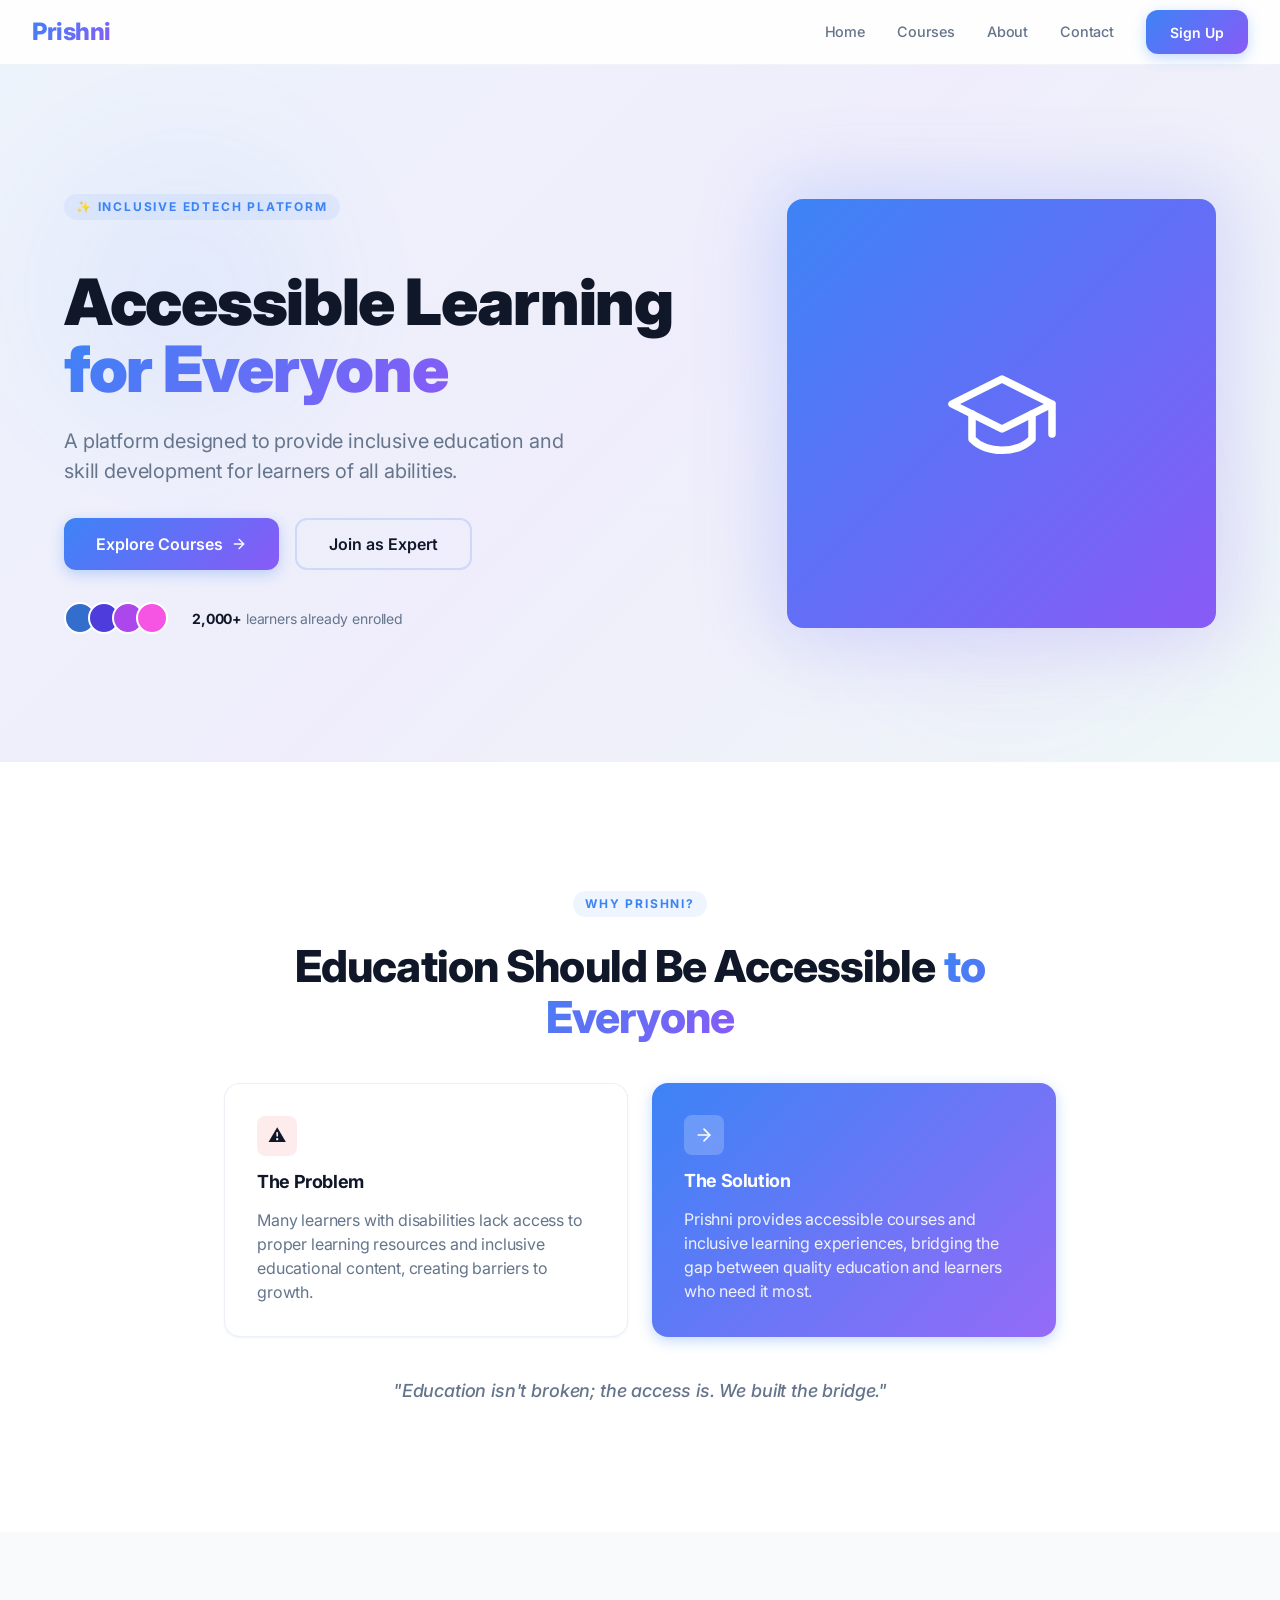
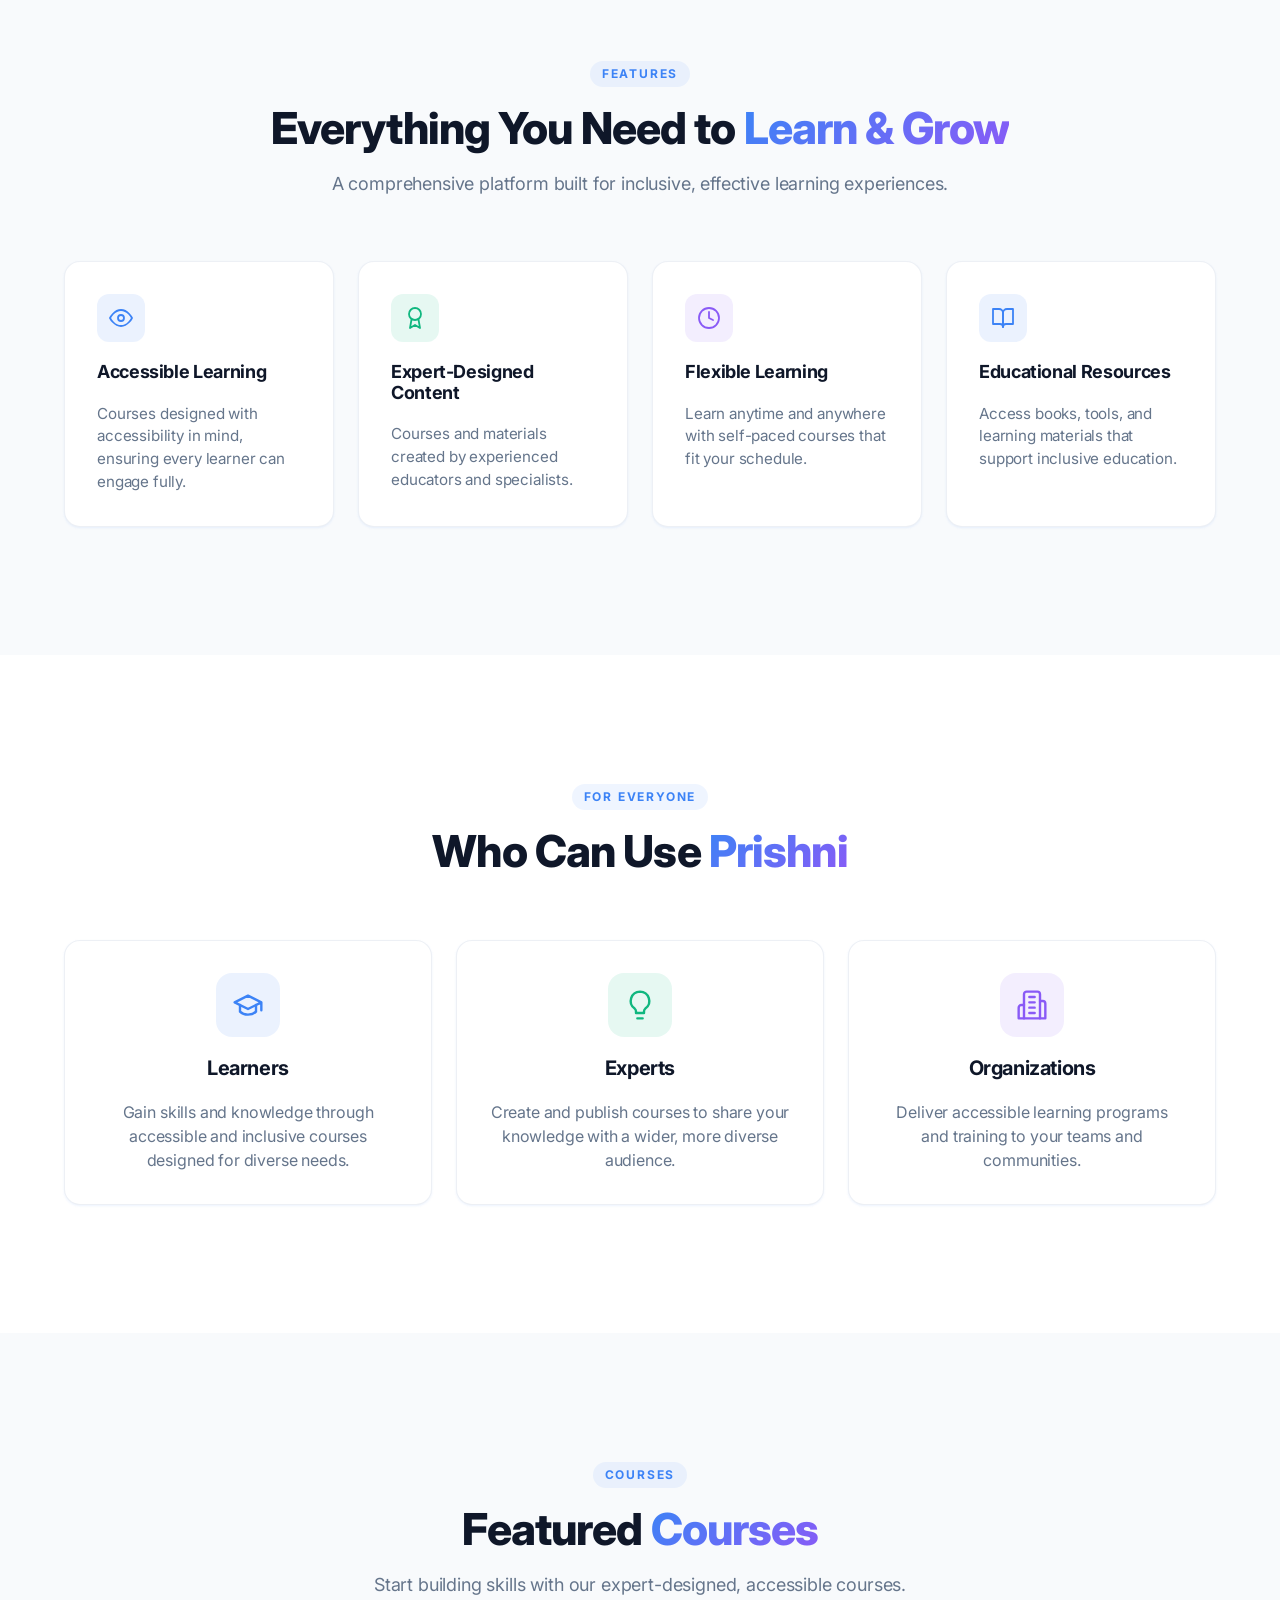
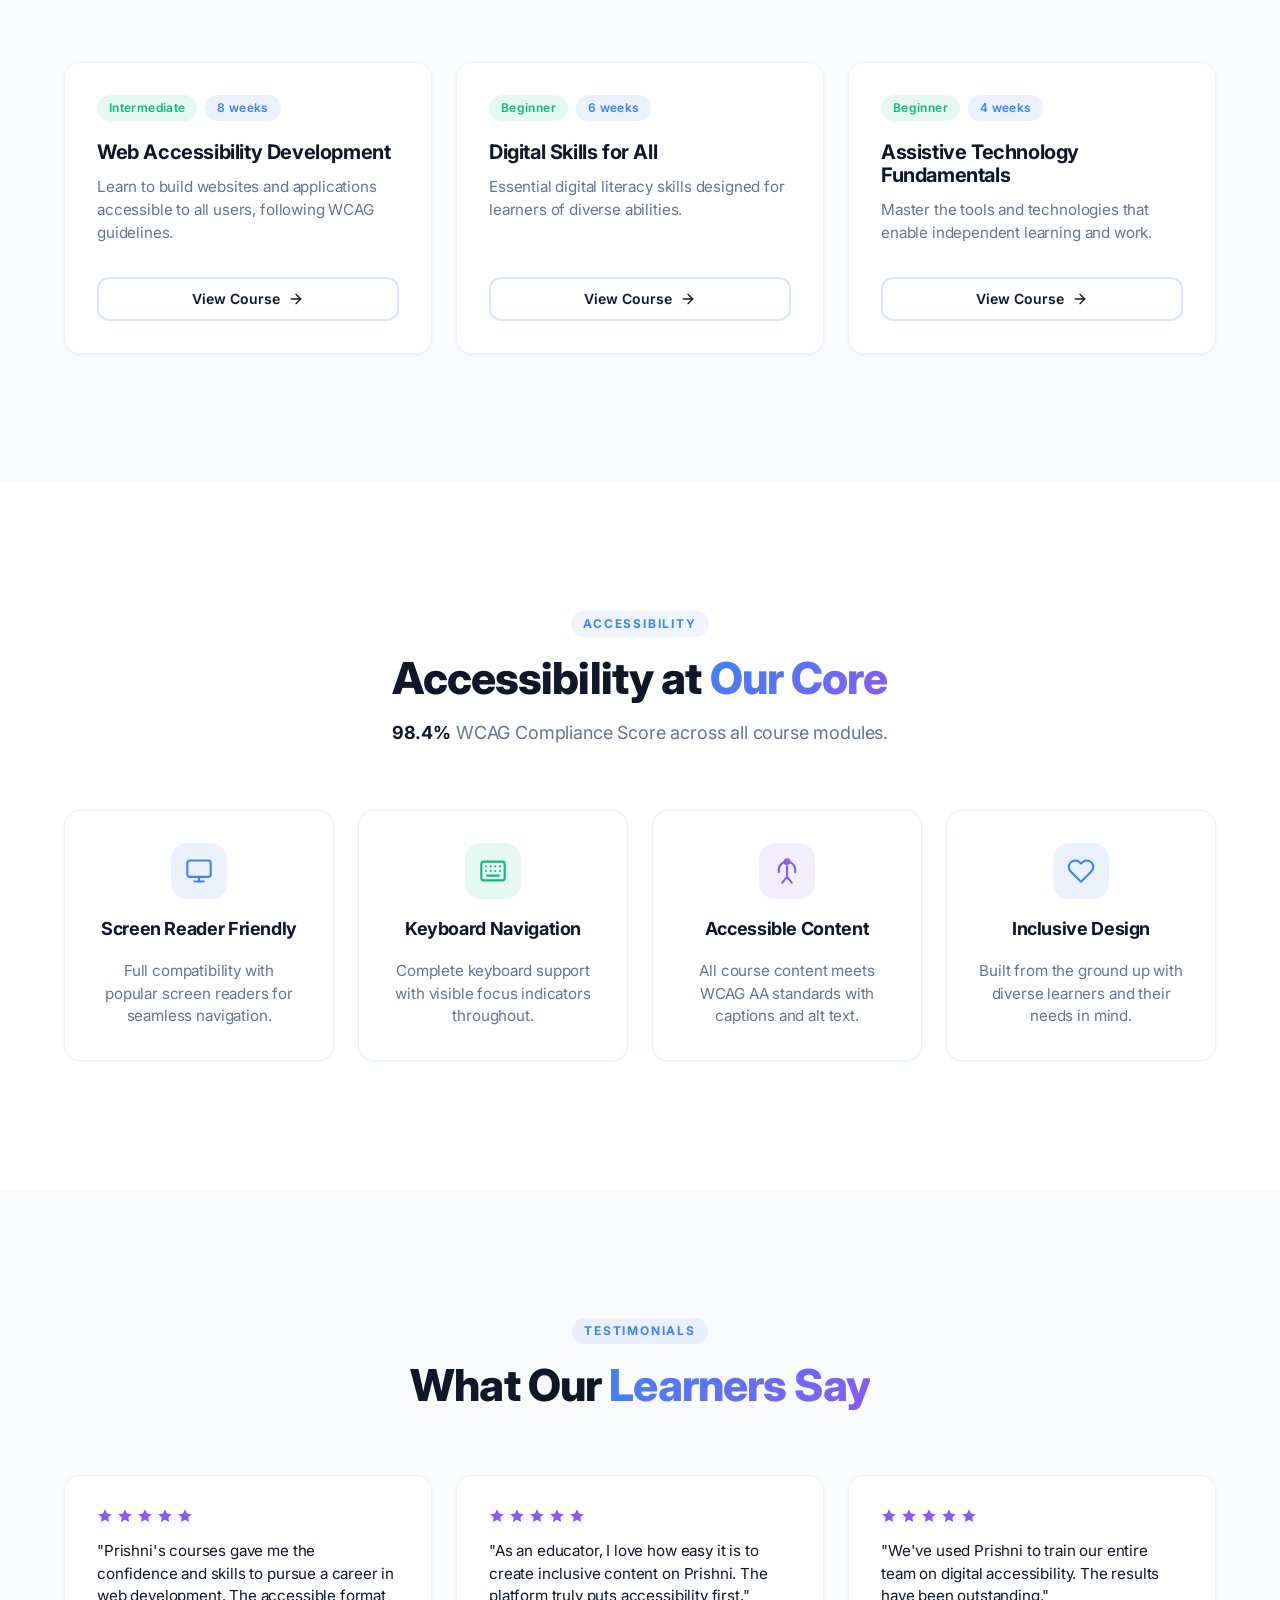
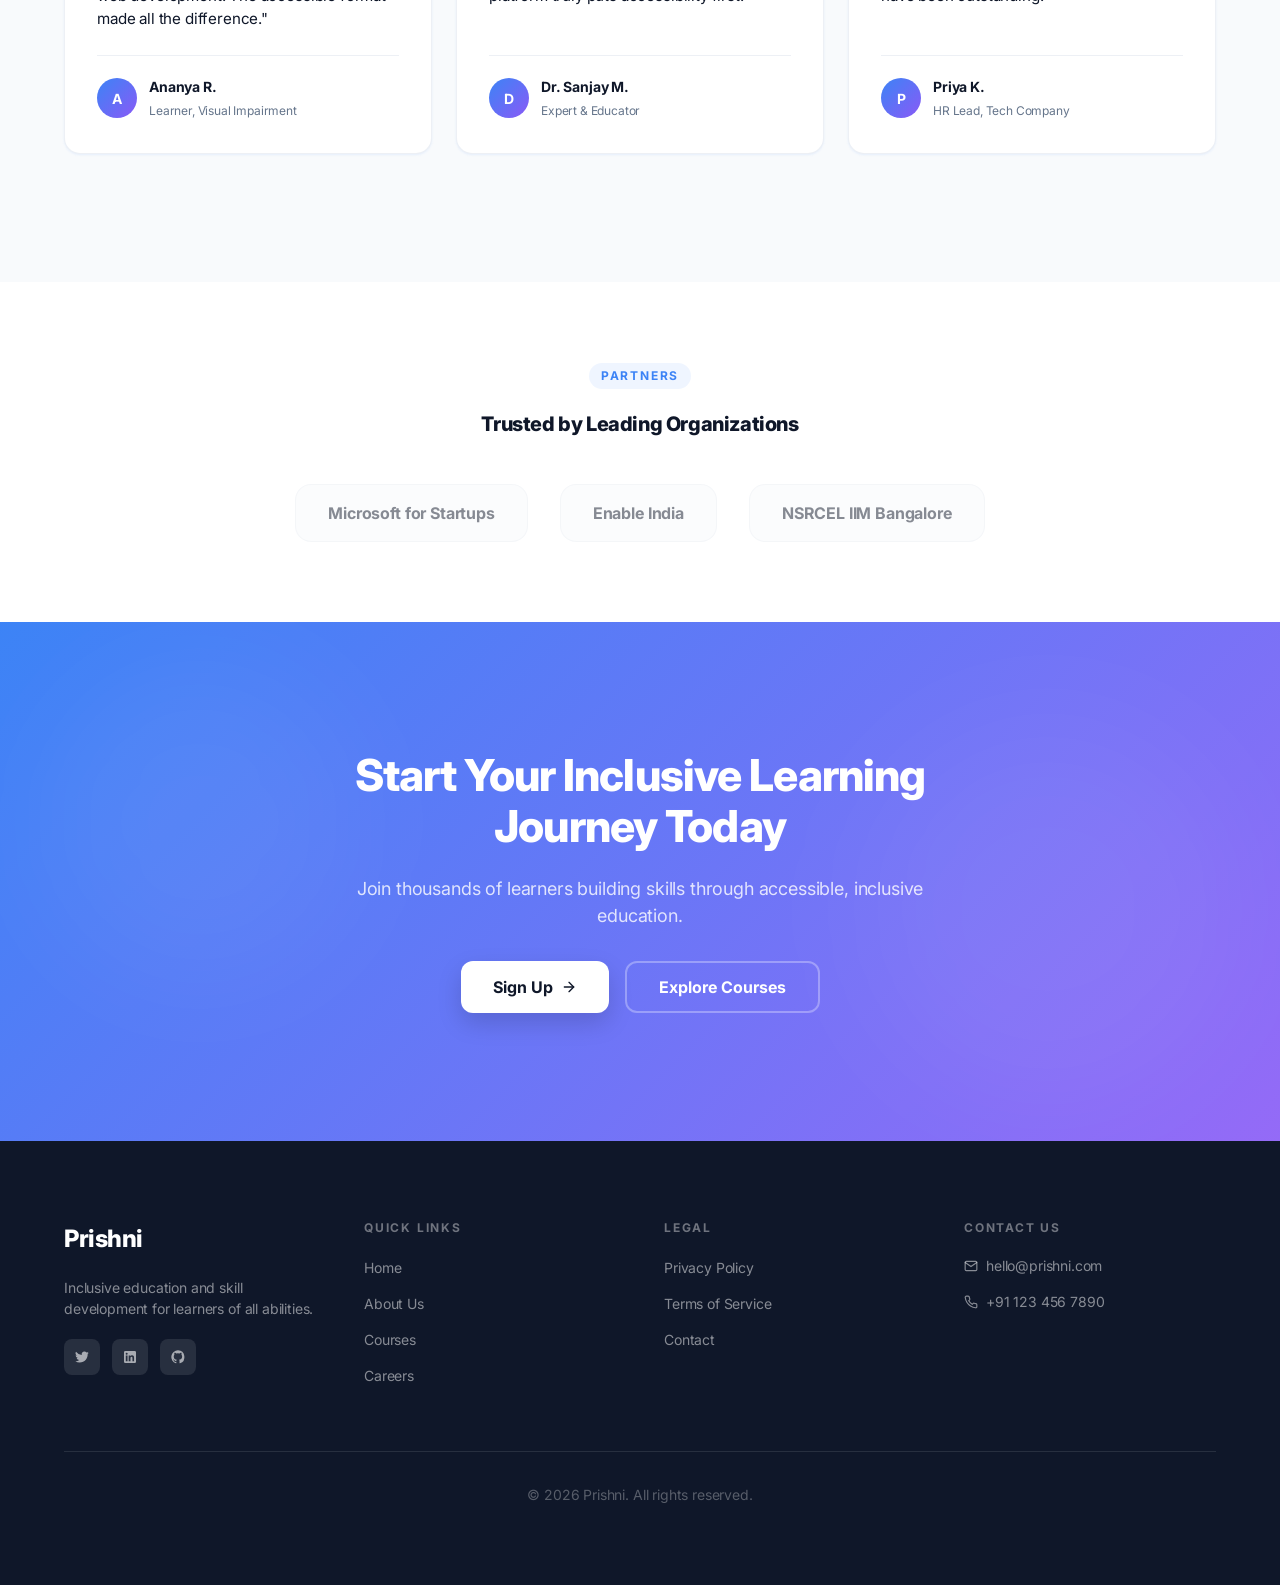
<file: static/index.html>
<!doctype html>
<html lang="en">
<head>
  <meta charset="UTF-8" />
  <meta name="viewport" content="width=device-width, initial-scale=1.0" />
  <title>Prishni — Accessible Learning for Everyone</title>
  <meta name="description" content="Prishni is an inclusive EdTech platform providing accessible courses and skill development for persons with disabilities, caregivers, and organizations." />

  <link rel="preconnect" href="https://fonts.googleapis.com">
  <link rel="preconnect" href="https://fonts.gstatic.com" crossorigin>
  <link href="https://fonts.googleapis.com/css2?family=Inter:wght@400;500;600;700;800;900&display=swap" rel="stylesheet">

  <style>
    /* ============ Design tokens ============ */
    :root {
      --background: 210 40% 98%;
      --foreground: 222 47% 11%;
      --card: 0 0% 100%;
      --primary: 217 91% 60%;
      --primary-foreground: 0 0% 100%;
      --secondary: 160 84% 39%;
      --muted-foreground: 215 16% 47%;
      --accent: 258 90% 66%;
      --destructive: 0 84% 60%;
      --border: 214 32% 91%;
      --foreground-dark: 222 47% 11%;

      --gradient-hero: linear-gradient(135deg, hsl(217 91% 60% / 0.06) 0%, hsl(258 90% 66% / 0.08) 50%, hsl(160 84% 39% / 0.04) 100%);
      --gradient-primary: linear-gradient(135deg, hsl(217 91% 60%), hsl(258 90% 66%));
      --gradient-cta: linear-gradient(135deg, hsl(217 91% 60%), hsl(258 90% 66% / 0.9));
      --gradient-card-hover: linear-gradient(135deg, hsl(217 91% 60% / 0.02), hsl(258 90% 66% / 0.04));

      --shadow-card: 0 1px 3px hsl(217 91% 60% / 0.06), 0 1px 2px hsl(217 91% 60% / 0.04);
      --shadow-card-hover: 0 20px 40px hsl(217 91% 60% / 0.12), 0 8px 16px hsl(217 91% 60% / 0.06);
      --shadow-button: 0 4px 14px hsl(217 91% 60% / 0.3);
    }

    /* ============ Reset & base ============ */
    *, *::before, *::after { box-sizing: border-box; }
    * { margin: 0; padding: 0; }
    html { scroll-behavior: smooth; }
    body {
      font-family: 'Inter', system-ui, -apple-system, sans-serif;
      letter-spacing: -0.01em;
      background: hsl(var(--background));
      color: hsl(var(--foreground));
      line-height: 1.5;
      -webkit-font-smoothing: antialiased;
    }
    img, svg { display: block; max-width: 100%; }
    a { color: inherit; text-decoration: none; }
    button { font: inherit; cursor: pointer; border: none; background: none; color: inherit; }
    ul { list-style: none; }
    h1, h2, h3, h4 { letter-spacing: -0.02em; line-height: 1.15; font-weight: 800; }
    *:focus-visible { outline: 3px solid hsl(var(--accent)); outline-offset: 4px; border-radius: 4px; }

    /* ============ Layout ============ */
    .container { max-width: 1280px; margin: 0 auto; padding: 0 1rem; }
    @media (min-width: 640px) { .container { padding: 0 1.5rem; } }
    @media (min-width: 1024px) { .container { padding: 0 2rem; } }

    section { padding: 6rem 1rem; }
    @media (min-width: 640px) { section { padding-left: 1.5rem; padding-right: 1.5rem; } }
    @media (min-width: 1024px) { section { padding: 8rem 2rem; } }

    .bg-card-section { background: hsl(var(--card)); }

    /* ============ Typography helpers ============ */
    .muted { color: hsl(var(--muted-foreground)); }
    .gradient-text {
      background: var(--gradient-primary);
      -webkit-background-clip: text; background-clip: text;
      -webkit-text-fill-color: transparent; color: transparent;
    }
    .section-label {
      display: inline-block;
      font-size: 0.75rem; font-weight: 700; text-transform: uppercase; letter-spacing: 0.15em;
      padding: 0.25rem 0.75rem; border-radius: 9999px;
      background: hsl(var(--primary) / 0.08); color: hsl(var(--primary));
      margin-bottom: 1rem;
    }
    .section-head { text-align: center; margin-bottom: 4rem; }
    .section-head h2 { font-size: 1.875rem; font-weight: 800; }
    @media (min-width: 1024px) { .section-head h2 { font-size: 2.75rem; } }
    .section-head p { margin-top: 1rem; font-size: 1.125rem; max-width: 42rem; margin-left: auto; margin-right: auto; color: hsl(var(--muted-foreground)); }

    /* ============ Buttons ============ */
    .btn {
      display: inline-flex; align-items: center; justify-content: center; gap: 0.5rem;
      white-space: nowrap; border-radius: 0.75rem; font-weight: 600;
      transition: transform .2s, box-shadow .2s, background .2s, border-color .2s;
      font-size: 0.875rem;
    }
    .btn-md { height: 2.75rem; padding: 0 1.25rem; min-height: 44px; }
    .btn-lg { height: 3.25rem; padding: 0 2rem; font-size: 1rem; min-height: 48px; }
    .btn-block { width: 100%; }
    .btn-gradient { background: var(--gradient-primary); color: hsl(var(--primary-foreground)); box-shadow: var(--shadow-button); }
    .btn-gradient:hover { transform: translateY(-2px); box-shadow: 0 10px 22px hsl(var(--primary) / 0.35); }
    .btn-outline { border: 2px solid hsl(var(--primary) / 0.2); background: transparent; color: hsl(var(--foreground)); }
    .btn-outline:hover { border-color: hsl(var(--primary)); background: hsl(var(--primary) / 0.05); transform: translateY(-2px); }
    .btn-light { background: hsl(var(--card)); color: hsl(var(--foreground)); box-shadow: 0 10px 25px rgba(0,0,0,.15); font-weight: 700; }
    .btn-light:hover { transform: translateY(-2px); }
    .btn-ghost-light { border: 2px solid hsl(var(--primary-foreground) / 0.3); color: hsl(var(--primary-foreground)); background: transparent; font-weight: 700; }
    .btn-ghost-light:hover { background: hsl(var(--primary-foreground) / 0.1); transform: translateY(-2px); }

    /* ============ Card ============ */
    .card {
      background: hsl(var(--card));
      border-radius: 1rem;
      padding: 2rem;
      border: 1px solid hsl(var(--border) / 0.6);
      box-shadow: var(--shadow-card);
      transition: all .3s ease;
      display: flex; flex-direction: column;
    }
    .card:hover {
      box-shadow: var(--shadow-card-hover);
      transform: translateY(-4px);
      background: var(--gradient-card-hover);
      border-color: hsl(var(--primary) / 0.2);
    }
    .card-center { text-align: center; align-items: center; }

    /* ============ Pills ============ */
    .pill {
      display: inline-flex; align-items: center;
      padding: 0.25rem 0.75rem; border-radius: 9999px;
      font-size: 0.75rem; font-weight: 600; letter-spacing: 0.03em;
    }
    .pill-green { background: hsl(var(--secondary) / 0.1); color: hsl(var(--secondary)); }
    .pill-blue { background: hsl(var(--primary) / 0.1); color: hsl(var(--primary)); font-variant-numeric: tabular-nums; }

    /* ============ Icon boxes ============ */
    .icon-box {
      width: 3rem; height: 3rem; border-radius: 0.75rem;
      display: inline-flex; align-items: center; justify-content: center;
      flex-shrink: 0;
    }
    .icon-box svg { width: 1.5rem; height: 1.5rem; }
    .icon-box-primary { background: hsl(var(--primary) / 0.1); color: hsl(var(--primary)); }
    .icon-box-secondary { background: hsl(var(--secondary) / 0.1); color: hsl(var(--secondary)); }
    .icon-box-accent { background: hsl(var(--accent) / 0.1); color: hsl(var(--accent)); }
    .icon-box-lg { width: 4rem; height: 4rem; border-radius: 1rem; }
    .icon-box-lg svg { width: 2rem; height: 2rem; }
    .icon-box-md { width: 3.5rem; height: 3.5rem; border-radius: 1rem; }
    .icon-box-md svg { width: 1.75rem; height: 1.75rem; }

    /* ============ Navbar ============ */
    .nav {
      position: sticky; top: 0; z-index: 50;
      background: hsl(var(--card) / 0.8);
      backdrop-filter: blur(20px); -webkit-backdrop-filter: blur(20px);
      border-bottom: 1px solid hsl(var(--border) / 0.5);
    }
    .nav-inner { display: flex; align-items: center; justify-content: space-between; height: 4rem; }
    .logo { font-size: 1.5rem; font-weight: 800; letter-spacing: -0.02em; }
    .nav-links { display: none; align-items: center; gap: 2rem; }
    .nav-links a { color: hsl(var(--muted-foreground)); font-weight: 500; font-size: 0.9rem; transition: color .2s; }
    .nav-links a:hover { color: hsl(var(--foreground)); }
    .menu-btn { display: inline-flex; padding: 0.5rem; }
    .menu-btn svg { width: 1.5rem; height: 1.5rem; }
    .mobile-menu { display: none; border-top: 1px solid hsl(var(--border) / 0.5); background: hsl(var(--card) / 0.95); padding: 0 1rem 1rem; }
    .mobile-menu.open { display: block; }
    .mobile-menu a { display: block; padding: 0.75rem 0; color: hsl(var(--muted-foreground)); font-weight: 500; }
    .mobile-menu .btn { margin-top: 0.5rem; }
    @media (min-width: 768px) {
      .nav-links { display: flex; }
      .menu-btn { display: none; }
      .mobile-menu { display: none !important; }
    }

    /* ============ Hero ============ */
    .hero { background: var(--gradient-hero); position: relative; overflow: hidden; }
    .hero-orb { position: absolute; border-radius: 9999px; filter: blur(60px); pointer-events: none; }
    .hero-orb-1 { top: 5rem; left: 2.5rem; width: 18rem; height: 18rem; background: hsl(var(--primary) / 0.3); opacity: 0.2; animation: float 6s ease-in-out infinite; }
    .hero-orb-2 { bottom: 2.5rem; right: 5rem; width: 24rem; height: 24rem; background: hsl(var(--accent) / 0.25); opacity: 0.15; animation: float 6s ease-in-out infinite; animation-delay: 2s; }
    @keyframes float { 0%,100% { transform: translateY(0); } 50% { transform: translateY(-20px); } }

    .hero-grid { display: grid; gap: 3rem; align-items: center; position: relative; }
    @media (min-width: 1024px) { .hero-grid { grid-template-columns: 3fr 2fr; gap: 5rem; } }
    .hero h1 { font-size: clamp(2.5rem, 5vw, 4.25rem); font-weight: 900; line-height: 1.05; }
    .hero p.lead { font-size: 1.125rem; max-width: 32rem; color: hsl(var(--muted-foreground)); margin-top: 1.5rem; }
    @media (min-width: 1024px) { .hero p.lead { font-size: 1.25rem; } }
    .hero-cta { display: flex; flex-wrap: wrap; gap: 1rem; margin-top: 2rem; }
    .hero-social { display: flex; align-items: center; gap: 1.5rem; margin-top: 2rem; }
    .avatars { display: flex; }
    .avatars > div { width: 2rem; height: 2rem; border-radius: 9999px; border: 2px solid hsl(var(--card)); margin-left: -0.5rem; }
    .avatars > div:first-child { margin-left: 0; }
    .hero-stack > * + * { margin-top: 2rem; }
    .hero-art { position: relative; }
    .hero-art-inner {
      aspect-ratio: 1; border-radius: 1rem;
      background: var(--gradient-primary);
      display: flex; align-items: center; justify-content: center;
      position: relative;
    }
    .hero-art-inner svg { width: 120px; height: 120px; color: white; }
    .hero-art-glow { position: absolute; inset: -1rem; border-radius: 1.5rem; background: var(--gradient-primary); opacity: 0.2; filter: blur(40px); }

    /* ============ Grids ============ */
    .grid-2 { display: grid; gap: 1.5rem; }
    .grid-3 { display: grid; gap: 1.5rem; }
    .grid-4 { display: grid; gap: 1.5rem; }
    @media (min-width: 640px) { .grid-2 { grid-template-columns: repeat(2, 1fr); } .grid-4 { grid-template-columns: repeat(2, 1fr); } }
    @media (min-width: 768px) { .grid-3 { grid-template-columns: repeat(3, 1fr); } }
    @media (min-width: 1024px) { .grid-4 { grid-template-columns: repeat(4, 1fr); } }

    /* ============ Problem/Solution ============ */
    .ps { max-width: 56rem; margin: 0 auto; text-align: center; }
    .ps h2 { font-size: 1.875rem; }
    @media (min-width: 1024px) { .ps h2 { font-size: 2.75rem; } }
    .ps-grid { text-align: left; margin-top: 2.5rem; }
    .ps-icon { width: 2.5rem; height: 2.5rem; border-radius: 0.5rem; display: flex; align-items: center; justify-content: center; }
    .ps-icon-warn { background: hsl(var(--destructive) / 0.1); }
    .ps-icon-solution { background: rgba(255,255,255,0.2); color: white; }
    .ps-card-solution {
      border-radius: 1rem; padding: 2rem;
      background: var(--gradient-cta); color: white;
      box-shadow: var(--shadow-button);
      display: flex; flex-direction: column; gap: 1rem;
    }
    .ps-card-solution p { color: rgba(255,255,255,0.9); }
    .quote-italic { font-style: italic; font-weight: 500; font-size: 1.125rem; color: hsl(var(--muted-foreground)); margin-top: 2.5rem; }

    /* ============ Features list ============ */
    .feature-card h3, .who-card h3, .a11y-card h3, .course-card h3 { font-weight: 700; }
    .feature-card { gap: 1.25rem; align-items: flex-start; }
    .feature-card h3 { font-size: 1.125rem; }
    .feature-card p { color: hsl(var(--muted-foreground)); font-size: 0.95rem; }

    .who-card { gap: 1.25rem; text-align: center; align-items: center; }
    .who-card h3 { font-size: 1.25rem; }
    .who-card p { color: hsl(var(--muted-foreground)); }

    .a11y-card { gap: 1.25rem; text-align: center; align-items: center; }
    .a11y-card h3 { font-size: 1.125rem; }
    .a11y-card p { color: hsl(var(--muted-foreground)); font-size: 0.95rem; }

    .course-card .pills { display: flex; gap: 0.5rem; margin-bottom: 1.25rem; }
    .course-card h3 { font-size: 1.25rem; margin-bottom: 0.75rem; }
    .course-card p { color: hsl(var(--muted-foreground)); font-size: 0.95rem; flex: 1; margin-bottom: 2rem; }

    /* ============ Testimonials ============ */
    .t-card .stars { display: flex; gap: 0.25rem; margin-bottom: 1rem; color: hsl(var(--accent)); }
    .t-card .stars svg { width: 1rem; height: 1rem; fill: currentColor; }
    .t-card p.q { flex: 1; font-size: 0.95rem; }
    .t-card footer { margin-top: 1.5rem; padding-top: 1.25rem; border-top: 1px solid hsl(var(--border) / 0.6); }
    .t-card cite { font-style: normal; display: flex; align-items: center; gap: 0.75rem; }
    .t-avatar {
      width: 2.5rem; height: 2.5rem; border-radius: 9999px;
      display: flex; align-items: center; justify-content: center;
      background: var(--gradient-primary); color: white; font-weight: 700; font-size: 0.875rem;
    }
    .t-name { font-weight: 700; font-size: 0.875rem; display: block; }
    .t-role { font-size: 0.75rem; color: hsl(var(--muted-foreground)); }

    /* ============ Trusted ============ */
    .trusted { padding: 5rem 1rem; }
    .trusted .container { text-align: center; }
    .trusted h2 { font-size: 1.25rem; margin: 0.5rem 0 3rem; }
    .partners { display: flex; flex-wrap: wrap; justify-content: center; align-items: center; gap: 2rem; }
    .partner {
      padding: 1rem 2rem; border-radius: 1rem;
      border: 1px solid hsl(var(--border) / 0.6);
      background: hsl(var(--background));
      font-weight: 700; opacity: 0.5;
      transition: opacity .3s, box-shadow .3s, border-color .3s;
    }
    .partner:hover { opacity: 1; box-shadow: var(--shadow-card-hover); border-color: hsl(var(--primary) / 0.2); }

    /* ============ CTA ============ */
    .cta { position: relative; overflow: hidden; }
    .cta-bg { position: absolute; inset: 0; background: var(--gradient-cta); }
    .cta-orb { position: absolute; border-radius: 9999px; background: rgba(255,255,255,0.05); filter: blur(60px); }
    .cta-orb-1 { top: 2.5rem; left: 2.5rem; width: 20rem; height: 20rem; }
    .cta-orb-2 { bottom: 2.5rem; right: 2.5rem; width: 24rem; height: 24rem; }
    .cta-content { position: relative; max-width: 42rem; margin: 0 auto; text-align: center; color: white; }
    .cta-content h2 { font-size: 1.875rem; line-height: 1.15; }
    @media (min-width: 1024px) { .cta-content h2 { font-size: 2.75rem; } }
    .cta-content p { color: rgba(255,255,255,0.8); font-size: 1.125rem; margin-top: 1.5rem; }
    .cta-content .actions { display: flex; flex-wrap: wrap; justify-content: center; gap: 1rem; margin-top: 2rem; }

    /* ============ Footer ============ */
    footer.site {
      background: hsl(var(--foreground-dark));
      padding: 5rem 1rem;
      color: hsl(var(--card) / 0.5);
    }
    @media (min-width: 640px) { footer.site { padding-left: 1.5rem; padding-right: 1.5rem; } }
    @media (min-width: 1024px) { footer.site { padding-left: 2rem; padding-right: 2rem; } }
    .footer-grid { display: grid; gap: 3rem; }
    @media (min-width: 768px) { .footer-grid { grid-template-columns: repeat(4, 1fr); } }
    .footer-brand { display: flex; flex-direction: column; gap: 1.25rem; }
    .footer-brand .logo { color: hsl(var(--card)); }
    .footer-brand p { font-size: 0.875rem; }
    .socials { display: flex; gap: 0.75rem; }
    .socials a {
      width: 2.25rem; height: 2.25rem; border-radius: 0.5rem;
      background: hsl(var(--card) / 0.1); color: hsl(var(--card) / 0.6);
      display: flex; align-items: center; justify-content: center;
      transition: background .2s, color .2s;
    }
    .socials a:hover { background: hsl(var(--card) / 0.2); color: hsl(var(--card)); }
    .socials svg { width: 1rem; height: 1rem; }
    footer.site h3 {
      font-size: 0.75rem; text-transform: uppercase; letter-spacing: 0.15em;
      color: hsl(var(--card) / 0.4); margin-bottom: 1.25rem; font-weight: 700;
    }
    footer.site ul li + li { margin-top: 0.75rem; }
    footer.site ul a { font-size: 0.875rem; transition: color .2s; }
    footer.site ul a:hover { color: hsl(var(--card)); }
    .contact-link { display: inline-flex; align-items: center; gap: 0.5rem; }
    .contact-link svg { width: 14px; height: 14px; }
    .copyright {
      border-top: 1px solid hsl(var(--card) / 0.1);
      margin-top: 4rem; padding-top: 2rem; text-align: center;
      font-size: 0.875rem; color: hsl(var(--card) / 0.3);
    }

    /* ============ Reveal animation ============ */
    .reveal { opacity: 0; transform: translateY(20px); transition: opacity .6s ease, transform .6s ease; }
    .reveal.visible { opacity: 1; transform: translateY(0); }
    @media (prefers-reduced-motion: reduce) {
      .reveal { opacity: 1; transform: none; transition: none; }
      .hero-orb-1, .hero-orb-2 { animation: none; }
    }
  </style>
</head>
<body>

  <!-- ============ Navbar ============ -->
  <nav class="nav" aria-label="Main navigation">
    <div class="container nav-inner">
      <a href="#" class="logo"><span class="gradient-text">Prishni</span></a>
      <div class="nav-links">
        <a href="#">Home</a>
        <a href="#courses">Courses</a>
        <a href="#about">About</a>
        <a href="#footer">Contact</a>
        <button class="btn btn-md btn-gradient" style="padding: 0 1.5rem;">Sign Up</button>
      </div>
      <button id="menuBtn" class="menu-btn" aria-label="Open menu" aria-expanded="false">
        <svg viewBox="0 0 24 24" fill="none" stroke="currentColor" stroke-width="2" stroke-linecap="round" stroke-linejoin="round"><line x1="3" y1="12" x2="21" y2="12"/><line x1="3" y1="6" x2="21" y2="6"/><line x1="3" y1="18" x2="21" y2="18"/></svg>
      </button>
    </div>
    <div id="mobileMenu" class="mobile-menu">
      <a href="#">Home</a>
      <a href="#courses">Courses</a>
      <a href="#about">About</a>
      <a href="#footer">Contact</a>
      <button class="btn btn-md btn-gradient btn-block">Sign Up</button>
    </div>
  </nav>

  <main>

    <!-- ============ Hero ============ -->
    <section class="hero" aria-labelledby="hero-heading">
      <div class="hero-orb hero-orb-1"></div>
      <div class="hero-orb hero-orb-2"></div>
      <div class="container hero-grid">
        <div class="hero-stack reveal">
          <span class="section-label">✨ Inclusive EdTech Platform</span>
          <h1 id="hero-heading">Accessible Learning <span class="gradient-text">for Everyone</span></h1>
          <p class="lead">A platform designed to provide inclusive education and skill development for learners of all abilities.</p>
          <div class="hero-cta">
            <button class="btn btn-lg btn-gradient">Explore Courses
              <svg viewBox="0 0 24 24" fill="none" stroke="currentColor" stroke-width="2" stroke-linecap="round" stroke-linejoin="round" width="16" height="16"><line x1="5" y1="12" x2="19" y2="12"/><polyline points="12 5 19 12 12 19"/></svg>
            </button>
            <button class="btn btn-lg btn-outline">Join as Expert</button>
          </div>
          <div class="hero-social">
            <div class="avatars">
              <div style="background: hsl(217 60% 50%);"></div>
              <div style="background: hsl(247 70% 55%);"></div>
              <div style="background: hsl(277 80% 60%);"></div>
              <div style="background: hsl(307 90% 65%);"></div>
            </div>
            <p style="font-size: 0.875rem;" class="muted"><strong style="color: hsl(var(--foreground));">2,000+</strong> learners already enrolled</p>
          </div>
        </div>
        <div class="hero-art reveal">
          <div class="hero-art-glow"></div>
          <div class="hero-art-inner">
            <svg viewBox="0 0 24 24" fill="none" stroke="currentColor" stroke-width="1.5" stroke-linecap="round" stroke-linejoin="round" aria-hidden="true"><path d="M22 10v6M2 10l10-5 10 5-10 5z"/><path d="M6 12v5c3 3 9 3 12 0v-5"/></svg>
          </div>
        </div>
      </div>
    </section>

    <!-- ============ Problem / Solution ============ -->
    <section class="bg-card-section" id="about" aria-labelledby="ps-heading">
      <div class="container ps reveal">
        <span class="section-label">Why Prishni?</span>
        <h2 id="ps-heading" style="margin-top: 0.5rem;">Education Should Be Accessible <span class="gradient-text">to Everyone</span></h2>
        <div class="grid-2 ps-grid">
          <div class="card" style="gap: 1rem; align-items: flex-start;">
            <div class="ps-icon ps-icon-warn"><span style="font-size: 1.125rem;">⚠️</span></div>
            <h3 style="font-size: 1.125rem; font-weight: 700;">The Problem</h3>
            <p class="muted">Many learners with disabilities lack access to proper learning resources and inclusive educational content, creating barriers to growth.</p>
          </div>
          <div class="ps-card-solution">
            <div class="ps-icon ps-icon-solution">
              <svg viewBox="0 0 24 24" fill="none" stroke="currentColor" stroke-width="2" stroke-linecap="round" stroke-linejoin="round" width="20" height="20"><line x1="5" y1="12" x2="19" y2="12"/><polyline points="12 5 19 12 12 19"/></svg>
            </div>
            <h3 style="font-size: 1.125rem; font-weight: 700;">The Solution</h3>
            <p>Prishni provides accessible courses and inclusive learning experiences, bridging the gap between quality education and learners who need it most.</p>
          </div>
        </div>
        <p class="quote-italic">"Education isn't broken; the access is. We built the bridge."</p>
      </div>
    </section>

    <!-- ============ Features ============ -->
    <section aria-labelledby="features-heading">
      <div class="container">
        <div class="section-head reveal">
          <span class="section-label">Features</span>
          <h2 id="features-heading">Everything You Need to <span class="gradient-text">Learn & Grow</span></h2>
          <p>A comprehensive platform built for inclusive, effective learning experiences.</p>
        </div>
        <div class="grid-4" id="featuresGrid"></div>
      </div>
    </section>

    <!-- ============ Who Can Use ============ -->
    <section class="bg-card-section" aria-labelledby="who-heading">
      <div class="container">
        <div class="section-head reveal">
          <span class="section-label">For Everyone</span>
          <h2 id="who-heading">Who Can Use <span class="gradient-text">Prishni</span></h2>
        </div>
        <div class="grid-3" id="whoGrid"></div>
      </div>
    </section>

    <!-- ============ Courses ============ -->
    <section id="courses" aria-labelledby="courses-heading">
      <div class="container">
        <div class="section-head reveal">
          <span class="section-label">Courses</span>
          <h2 id="courses-heading">Featured <span class="gradient-text">Courses</span></h2>
          <p>Start building skills with our expert-designed, accessible courses.</p>
        </div>
        <div class="grid-3" id="coursesGrid"></div>
      </div>
    </section>

    <!-- ============ Accessibility ============ -->
    <section class="bg-card-section" aria-labelledby="a11y-heading">
      <div class="container">
        <div class="section-head reveal">
          <span class="section-label">Accessibility</span>
          <h2 id="a11y-heading">Accessibility at <span class="gradient-text">Our Core</span></h2>
          <p><strong style="color: hsl(var(--foreground));">98.4%</strong> WCAG Compliance Score across all course modules.</p>
        </div>
        <div class="grid-4" id="a11yGrid"></div>
      </div>
    </section>

    <!-- ============ Testimonials ============ -->
    <section aria-labelledby="testimonials-heading">
      <div class="container">
        <div class="section-head reveal">
          <span class="section-label">Testimonials</span>
          <h2 id="testimonials-heading">What Our <span class="gradient-text">Learners Say</span></h2>
        </div>
        <div class="grid-3" id="testimonialsGrid"></div>
      </div>
    </section>

    <!-- ============ Trusted By ============ -->
    <section class="bg-card-section trusted" aria-labelledby="trusted-heading">
      <div class="container reveal">
        <span class="section-label">Partners</span>
        <h2 id="trusted-heading">Trusted by Leading Organizations</h2>
        <div class="partners">
          <div class="partner">Microsoft for Startups</div>
          <div class="partner">Enable India</div>
          <div class="partner">NSRCEL IIM Bangalore</div>
        </div>
      </div>
    </section>

    <!-- ============ CTA ============ -->
    <section class="cta" aria-labelledby="cta-heading">
      <div class="cta-bg"></div>
      <div class="cta-orb cta-orb-1"></div>
      <div class="cta-orb cta-orb-2"></div>
      <div class="container cta-content reveal">
        <h2 id="cta-heading">Start Your Inclusive Learning Journey Today</h2>
        <p>Join thousands of learners building skills through accessible, inclusive education.</p>
        <div class="actions">
          <button class="btn btn-lg btn-light">Sign Up
            <svg viewBox="0 0 24 24" fill="none" stroke="currentColor" stroke-width="2" stroke-linecap="round" stroke-linejoin="round" width="16" height="16"><line x1="5" y1="12" x2="19" y2="12"/><polyline points="12 5 19 12 12 19"/></svg>
          </button>
          <button class="btn btn-lg btn-ghost-light">Explore Courses</button>
        </div>
      </div>
    </section>
  </main>

  <!-- ============ Footer ============ -->
  <footer class="site" id="footer" role="contentinfo">
    <div class="container">
      <div class="footer-grid">
        <div class="footer-brand">
          <span class="logo">Prishni</span>
          <p>Inclusive education and skill development for learners of all abilities.</p>
          <div class="socials">
            <a href="#" aria-label="Twitter"><svg viewBox="0 0 24 24" fill="currentColor"><path d="M22 5.8a8.5 8.5 0 0 1-2.4.7 4.2 4.2 0 0 0 1.8-2.3 8.4 8.4 0 0 1-2.6 1A4.2 4.2 0 0 0 11.6 9 12 12 0 0 1 3 4.2a4.2 4.2 0 0 0 1.3 5.6 4.2 4.2 0 0 1-1.9-.5v.1a4.2 4.2 0 0 0 3.4 4.1 4.2 4.2 0 0 1-1.9.1 4.2 4.2 0 0 0 3.9 2.9A8.5 8.5 0 0 1 2 18.3a12 12 0 0 0 6.5 1.9c7.8 0 12-6.5 12-12v-.6A8.6 8.6 0 0 0 22 5.8z"/></svg></a>
            <a href="#" aria-label="LinkedIn"><svg viewBox="0 0 24 24" fill="currentColor"><path d="M19 3H5a2 2 0 0 0-2 2v14a2 2 0 0 0 2 2h14a2 2 0 0 0 2-2V5a2 2 0 0 0-2-2zM8.3 18.3H5.7V9.7h2.6v8.6zM7 8.6a1.5 1.5 0 1 1 0-3 1.5 1.5 0 0 1 0 3zm11.3 9.7h-2.6v-4.2c0-1 0-2.3-1.4-2.3s-1.6 1.1-1.6 2.2v4.3H10V9.7h2.5v1.2a2.7 2.7 0 0 1 2.5-1.4c2.6 0 3.1 1.7 3.1 4v4.8z"/></svg></a>
            <a href="#" aria-label="GitHub"><svg viewBox="0 0 24 24" fill="currentColor"><path d="M12 2a10 10 0 0 0-3.2 19.5c.5.1.7-.2.7-.5v-1.7c-2.8.6-3.4-1.4-3.4-1.4-.5-1.2-1.1-1.5-1.1-1.5-.9-.6.1-.6.1-.6 1 .1 1.5 1 1.5 1 .9 1.5 2.4 1.1 3 .8.1-.7.4-1.1.6-1.4-2.2-.3-4.6-1.1-4.6-5 0-1.1.4-2 1-2.7-.1-.3-.4-1.3.1-2.7 0 0 .8-.3 2.7 1a9.4 9.4 0 0 1 5 0c1.9-1.3 2.7-1 2.7-1 .5 1.4.2 2.4.1 2.7.6.7 1 1.6 1 2.7 0 3.9-2.4 4.7-4.6 5 .4.3.7 1 .7 1.9v2.8c0 .3.2.6.7.5A10 10 0 0 0 12 2z"/></svg></a>
          </div>
        </div>
        <div>
          <h3>Quick Links</h3>
          <ul>
            <li><a href="#">Home</a></li>
            <li><a href="#">About Us</a></li>
            <li><a href="#">Courses</a></li>
            <li><a href="#">Careers</a></li>
          </ul>
        </div>
        <div>
          <h3>Legal</h3>
          <ul>
            <li><a href="#">Privacy Policy</a></li>
            <li><a href="#">Terms of Service</a></li>
            <li><a href="#">Contact</a></li>
          </ul>
        </div>
        <div>
          <h3>Contact Us</h3>
          <ul>
            <li><a href="mailto:hello@prishni.com" class="contact-link"><svg viewBox="0 0 24 24" fill="none" stroke="currentColor" stroke-width="2" stroke-linecap="round" stroke-linejoin="round"><path d="M4 4h16c1.1 0 2 .9 2 2v12c0 1.1-.9 2-2 2H4c-1.1 0-2-.9-2-2V6c0-1.1.9-2 2-2z"/><polyline points="22,6 12,13 2,6"/></svg> hello@prishni.com</a></li>
            <li><a href="tel:+911234567890" class="contact-link"><svg viewBox="0 0 24 24" fill="none" stroke="currentColor" stroke-width="2" stroke-linecap="round" stroke-linejoin="round"><path d="M22 16.92v3a2 2 0 0 1-2.18 2 19.79 19.79 0 0 1-8.63-3.07 19.5 19.5 0 0 1-6-6 19.79 19.79 0 0 1-3.07-8.67A2 2 0 0 1 4.11 2h3a2 2 0 0 1 2 1.72 12.84 12.84 0 0 0 .7 2.81 2 2 0 0 1-.45 2.11L8.09 9.91a16 16 0 0 0 6 6l1.27-1.27a2 2 0 0 1 2.11-.45 12.84 12.84 0 0 0 2.81.7A2 2 0 0 1 22 16.92z"/></svg> +91 123 456 7890</a></li>
          </ul>
        </div>
      </div>
      <div class="copyright">© <span id="year"></span> Prishni. All rights reserved.</div>
    </div>
  </footer>

  <!-- ============ JS ============ -->
  <script>
    // ===== Inline SVG icons (no external libs) =====
    const ICONS = {
      eye: '<svg viewBox="0 0 24 24" fill="none" stroke="currentColor" stroke-width="1.8" stroke-linecap="round" stroke-linejoin="round"><path d="M1 12s4-8 11-8 11 8 11 8-4 8-11 8-11-8-11-8z"/><circle cx="12" cy="12" r="3"/></svg>',
      award: '<svg viewBox="0 0 24 24" fill="none" stroke="currentColor" stroke-width="1.8" stroke-linecap="round" stroke-linejoin="round"><circle cx="12" cy="8" r="6"/><path d="M15.5 13.5L17 22l-5-3-5 3 1.5-8.5"/></svg>',
      clock: '<svg viewBox="0 0 24 24" fill="none" stroke="currentColor" stroke-width="1.8" stroke-linecap="round" stroke-linejoin="round"><circle cx="12" cy="12" r="10"/><polyline points="12 6 12 12 16 14"/></svg>',
      book: '<svg viewBox="0 0 24 24" fill="none" stroke="currentColor" stroke-width="1.8" stroke-linecap="round" stroke-linejoin="round"><path d="M2 3h6a4 4 0 0 1 4 4v14a3 3 0 0 0-3-3H2z"/><path d="M22 3h-6a4 4 0 0 0-4 4v14a3 3 0 0 1 3-3h7z"/></svg>',
      grad: '<svg viewBox="0 0 24 24" fill="none" stroke="currentColor" stroke-width="1.8" stroke-linecap="round" stroke-linejoin="round"><path d="M22 10v6M2 10l10-5 10 5-10 5z"/><path d="M6 12v5c3 3 9 3 12 0v-5"/></svg>',
      bulb: '<svg viewBox="0 0 24 24" fill="none" stroke="currentColor" stroke-width="1.8" stroke-linecap="round" stroke-linejoin="round"><path d="M9 18h6M10 22h4M12 2a7 7 0 0 0-4 12.7c.6.5 1 1.3 1 2.1V18h6v-1.2c0-.8.4-1.6 1-2.1A7 7 0 0 0 12 2z"/></svg>',
      building: '<svg viewBox="0 0 24 24" fill="none" stroke="currentColor" stroke-width="1.8" stroke-linecap="round" stroke-linejoin="round"><path d="M6 22V4a2 2 0 0 1 2-2h8a2 2 0 0 1 2 2v18Z"/><path d="M6 12H4a2 2 0 0 0-2 2v8h4"/><path d="M18 9h2a2 2 0 0 1 2 2v11h-4"/><path d="M10 6h4M10 10h4M10 14h4M10 18h4"/></svg>',
      monitor: '<svg viewBox="0 0 24 24" fill="none" stroke="currentColor" stroke-width="1.8" stroke-linecap="round" stroke-linejoin="round"><rect x="2" y="3" width="20" height="14" rx="2"/><line x1="8" y1="21" x2="16" y2="21"/><line x1="12" y1="17" x2="12" y2="21"/></svg>',
      keyboard: '<svg viewBox="0 0 24 24" fill="none" stroke="currentColor" stroke-width="1.8" stroke-linecap="round" stroke-linejoin="round"><rect x="2" y="4" width="20" height="16" rx="2"/><path d="M6 8h.01M10 8h.01M14 8h.01M18 8h.01M6 12h.01M10 12h.01M14 12h.01M18 12h.01M7 16h10"/></svg>',
      access: '<svg viewBox="0 0 24 24" fill="none" stroke="currentColor" stroke-width="1.8" stroke-linecap="round" stroke-linejoin="round"><circle cx="12" cy="4" r="2"/><path d="M19 13v-2a7 7 0 0 0-14 0v2"/><path d="M12 8v9l4 5M12 17l-4 5"/></svg>',
      heart: '<svg viewBox="0 0 24 24" fill="none" stroke="currentColor" stroke-width="1.8" stroke-linecap="round" stroke-linejoin="round"><path d="M20.84 4.61a5.5 5.5 0 0 0-7.78 0L12 5.67l-1.06-1.06a5.5 5.5 0 0 0-7.78 7.78l1.06 1.06L12 21.23l7.78-7.78 1.06-1.06a5.5 5.5 0 0 0 0-7.78z"/></svg>',
      arrow: '<svg viewBox="0 0 24 24" fill="none" stroke="currentColor" stroke-width="2" stroke-linecap="round" stroke-linejoin="round" width="16" height="16"><line x1="5" y1="12" x2="19" y2="12"/><polyline points="12 5 19 12 12 19"/></svg>',
      star: '<svg viewBox="0 0 24 24" fill="currentColor"><polygon points="12 2 15.09 8.26 22 9.27 17 14.14 18.18 21.02 12 17.77 5.82 21.02 7 14.14 2 9.27 8.91 8.26 12 2"/></svg>',
    };

    // ===== Data =====
    const features = [
      { icon: 'eye', title: 'Accessible Learning', desc: 'Courses designed with accessibility in mind, ensuring every learner can engage fully.', color: 'primary' },
      { icon: 'award', title: 'Expert-Designed Content', desc: 'Courses and materials created by experienced educators and specialists.', color: 'secondary' },
      { icon: 'clock', title: 'Flexible Learning', desc: 'Learn anytime and anywhere with self-paced courses that fit your schedule.', color: 'accent' },
      { icon: 'book', title: 'Educational Resources', desc: 'Access books, tools, and learning materials that support inclusive education.', color: 'primary' },
    ];
    const personas = [
      { icon: 'grad', title: 'Learners', desc: 'Gain skills and knowledge through accessible and inclusive courses designed for diverse needs.', color: 'primary' },
      { icon: 'bulb', title: 'Experts', desc: 'Create and publish courses to share your knowledge with a wider, more diverse audience.', color: 'secondary' },
      { icon: 'building', title: 'Organizations', desc: 'Deliver accessible learning programs and training to your teams and communities.', color: 'accent' },
    ];
    const courses = [
      { title: 'Web Accessibility Development', desc: 'Learn to build websites and applications accessible to all users, following WCAG guidelines.', diff: 'Intermediate', dur: '8 weeks' },
      { title: 'Digital Skills for All', desc: 'Essential digital literacy skills designed for learners of diverse abilities.', diff: 'Beginner', dur: '6 weeks' },
      { title: 'Assistive Technology Fundamentals', desc: 'Master the tools and technologies that enable independent learning and work.', diff: 'Beginner', dur: '4 weeks' },
    ];
    const a11y = [
      { icon: 'monitor', title: 'Screen Reader Friendly', desc: 'Full compatibility with popular screen readers for seamless navigation.', color: 'primary' },
      { icon: 'keyboard', title: 'Keyboard Navigation', desc: 'Complete keyboard support with visible focus indicators throughout.', color: 'secondary' },
      { icon: 'access', title: 'Accessible Content', desc: 'All course content meets WCAG AA standards with captions and alt text.', color: 'accent' },
      { icon: 'heart', title: 'Inclusive Design', desc: 'Built from the ground up with diverse learners and their needs in mind.', color: 'primary' },
    ];
    const testimonials = [
      { quote: "Prishni's courses gave me the confidence and skills to pursue a career in web development. The accessible format made all the difference.", name: 'Ananya R.', role: 'Learner, Visual Impairment' },
      { quote: "As an educator, I love how easy it is to create inclusive content on Prishni. The platform truly puts accessibility first.", name: 'Dr. Sanjay M.', role: 'Expert & Educator' },
      { quote: "We've used Prishni to train our entire team on digital accessibility. The results have been outstanding.", name: 'Priya K.', role: 'HR Lead, Tech Company' },
    ];

    // ===== Render =====
    document.getElementById('featuresGrid').innerHTML = features.map(f => `
      <div class="card feature-card reveal">
        <div class="icon-box icon-box-${f.color}">${ICONS[f.icon]}</div>
        <h3>${f.title}</h3>
        <p>${f.desc}</p>
      </div>`).join('');

    document.getElementById('whoGrid').innerHTML = personas.map(p => `
      <div class="card who-card reveal">
        <div class="icon-box icon-box-lg icon-box-${p.color}">${ICONS[p.icon]}</div>
        <h3>${p.title}</h3>
        <p>${p.desc}</p>
      </div>`).join('');

    document.getElementById('coursesGrid').innerHTML = courses.map(c => `
      <article class="card course-card reveal">
        <div class="pills">
          <span class="pill pill-green">${c.diff}</span>
          <span class="pill pill-blue">${c.dur}</span>
        </div>
        <h3>${c.title}</h3>
        <p>${c.desc}</p>
        <button class="btn btn-md btn-outline btn-block">View Course ${ICONS.arrow}</button>
      </article>`).join('');

    document.getElementById('a11yGrid').innerHTML = a11y.map(item => `
      <div class="card a11y-card reveal">
        <div class="icon-box icon-box-md icon-box-${item.color}">${ICONS[item.icon]}</div>
        <h3>${item.title}</h3>
        <p>${item.desc}</p>
      </div>`).join('');

    document.getElementById('testimonialsGrid').innerHTML = testimonials.map(t => `
      <blockquote class="card t-card reveal">
        <div class="stars">${ICONS.star.repeat(5)}</div>
        <p class="q">"${t.quote}"</p>
        <footer>
          <cite>
            <div class="t-avatar">${t.name.charAt(0)}</div>
            <div>
              <span class="t-name">${t.name}</span>
              <span class="t-role">${t.role}</span>
            </div>
          </cite>
        </footer>
      </blockquote>`).join('');

    document.getElementById('year').textContent = new Date().getFullYear();

    // ===== Mobile menu =====
    const menuBtn = document.getElementById('menuBtn');
    const mobileMenu = document.getElementById('mobileMenu');
    const ICON_MENU = '<svg viewBox="0 0 24 24" fill="none" stroke="currentColor" stroke-width="2" stroke-linecap="round" stroke-linejoin="round"><line x1="3" y1="12" x2="21" y2="12"/><line x1="3" y1="6" x2="21" y2="6"/><line x1="3" y1="18" x2="21" y2="18"/></svg>';
    const ICON_X = '<svg viewBox="0 0 24 24" fill="none" stroke="currentColor" stroke-width="2" stroke-linecap="round" stroke-linejoin="round"><line x1="18" y1="6" x2="6" y2="18"/><line x1="6" y1="6" x2="18" y2="18"/></svg>';
    menuBtn.addEventListener('click', () => {
      const open = mobileMenu.classList.toggle('open');
      menuBtn.setAttribute('aria-expanded', open);
      menuBtn.innerHTML = open ? ICON_X : ICON_MENU;
    });
    mobileMenu.querySelectorAll('a').forEach(a => a.addEventListener('click', () => {
      mobileMenu.classList.remove('open');
      menuBtn.setAttribute('aria-expanded', 'false');
      menuBtn.innerHTML = ICON_MENU;
    }));

    // ===== Reveal on scroll =====
    const io = new IntersectionObserver((entries) => {
      entries.forEach(e => { if (e.isIntersecting) { e.target.classList.add('visible'); io.unobserve(e.target); } });
    }, { threshold: 0.1 });
    document.querySelectorAll('.reveal').forEach(el => io.observe(el));
  </script>
</body>
</html>
</file>
